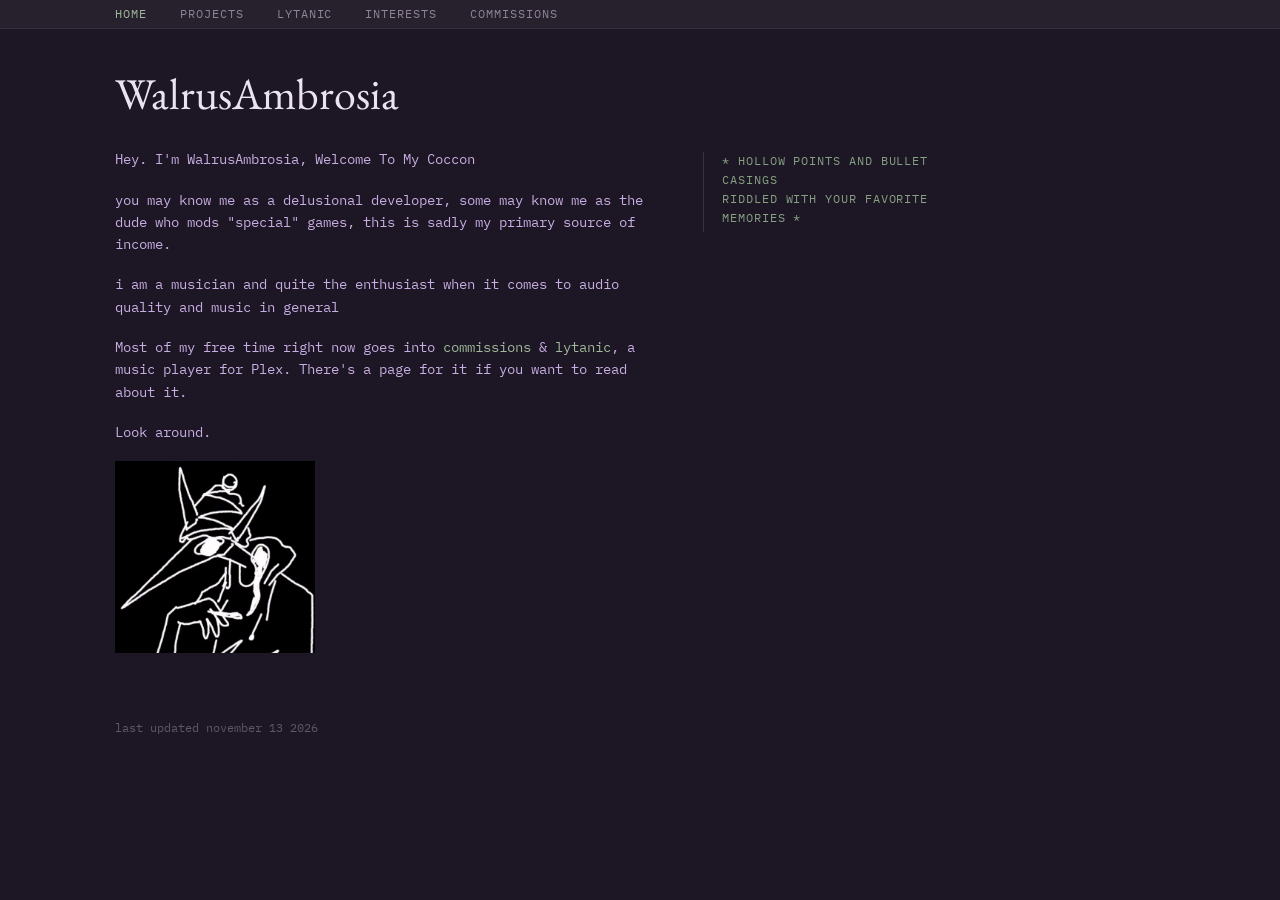
<file: index.html>
<!DOCTYPE html>
<html lang="en">
<head>
<meta charset="utf-8">
<meta name="viewport" content="width=device-width, initial-scale=1">
<title>WalrusAmbrosia</title>
<link rel="preconnect" href="https://fonts.googleapis.com">
<link rel="preconnect" href="https://fonts.gstatic.com" crossorigin>
<link href="https://fonts.googleapis.com/css2?family=EB+Garamond&family=IBM+Plex+Mono:ital,wght@0,400;0,500;1,400&display=swap" rel="stylesheet">
<link rel="icon" type="image/png" href="favicon.png">
<link rel="apple-touch-icon" href="apple-touch-icon.png">
<link rel="stylesheet" href="style.css">
</head>
<body>

<div id="bar"><div class="in">
  <a href="index.html" class="here">Home</a>
  <a href="projects.html">Projects</a>
  <a href="lytanic.html">Lytanic</a>
  <a href="interests.html">Interests</a>
  <a href="commissions.html">Commissions</a>
</div></div>

<div id="site">
  <h1>WalrusAmbrosia</h1>
  <div class="cols">
    <div class="main">
      <p>Hey. I'm WalrusAmbrosia, Welcome To My Coccon</p>
      <p>you may know me as a delusional developer, some may know me as the dude who mods "special" games, this is sadly my primary source of income.</p>
      <p>i am a musician and quite the enthusiast when it comes to audio quality and music in general </p>
      <p>Most of my free time right now goes into <a href="commissions.html">commissions</a> & <a href="lytanic.html">lytanic</a>, a music player for Plex. There's a page for it if you want to read about it.</p>
      <p>Look around.</p>

      <img src="IMG_0927.png" width="200" height="192" alt="">
    </div>
    <div class="side">
      <div class="label" style="white-space:pre-line">* Hollow points and bullet casings
Riddled with your favorite memories *</div>
    </div>
  </div>

<div id="foot">last updated november  13 2026</div>
</div>

</body>
</html>
</file>
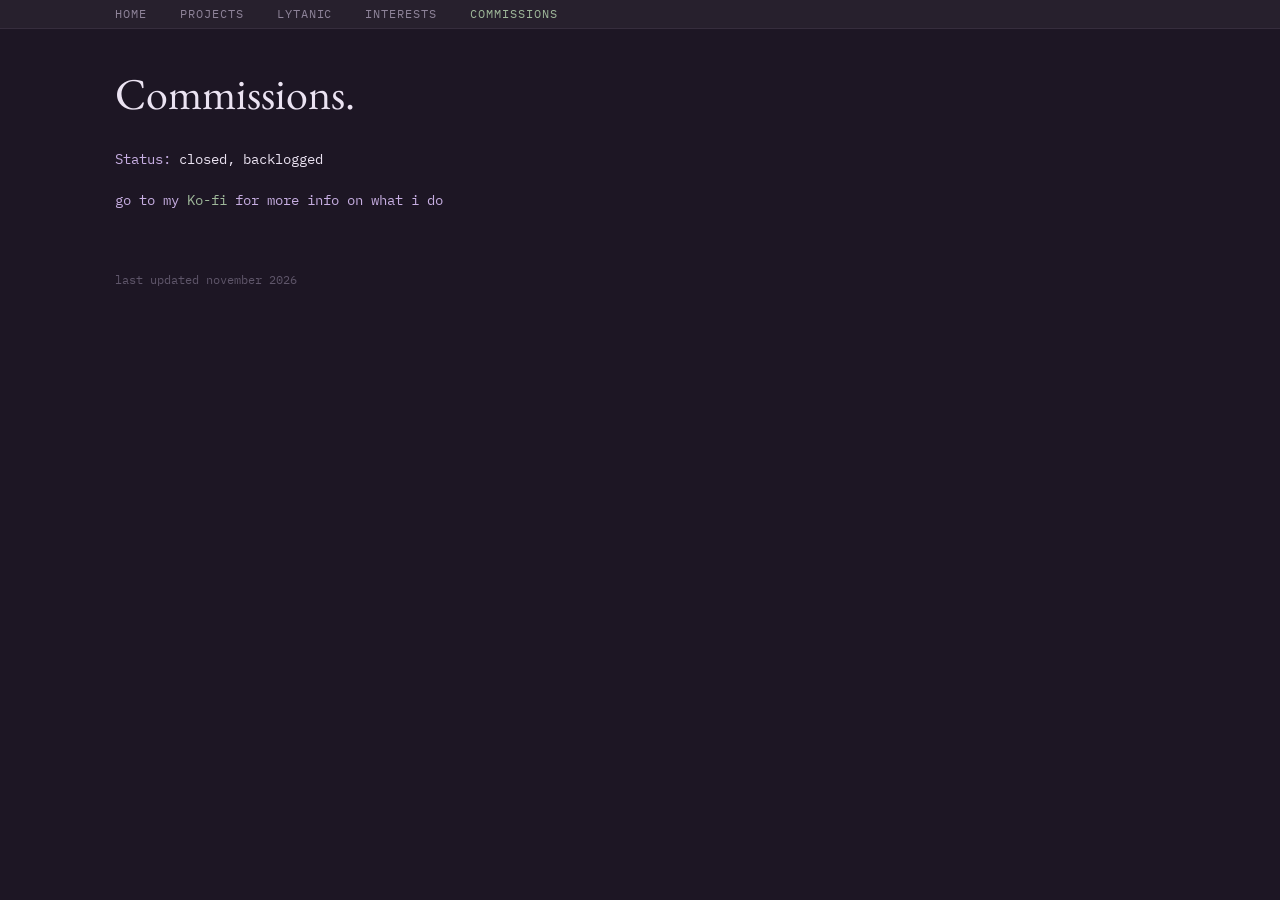
<file: commissions.html>
<!DOCTYPE html>
<html lang="en">
<head>
<meta charset="utf-8">
<meta name="viewport" content="width=device-width, initial-scale=1">
<title>Commissions - WalrusAmbrosia</title>
<link rel="preconnect" href="https://fonts.googleapis.com">
<link rel="preconnect" href="https://fonts.gstatic.com" crossorigin>
<link href="https://fonts.googleapis.com/css2?family=EB+Garamond&family=IBM+Plex+Mono:ital,wght@0,400;0,500;1,400&display=swap" rel="stylesheet">
<link rel="icon" type="image/png" href="favicon.png">
<link rel="apple-touch-icon" href="apple-touch-icon.png">
<link rel="stylesheet" href="style.css">
</head>
<body>

<div id="bar"><div class="in">
  <a href="index.html">Home</a>
  <a href="projects.html">Projects</a>
  <a href="lytanic.html">Lytanic</a>
  <a href="interests.html">Interests</a>
  <a href="commissions.html" class="here">Commissions</a>
</div></div>

<div id="site">
  <h1>Commissions.</h1>
  <p>Status: <span class="cream">closed, backlogged</span></p>
  <p> go to my <a href="https://ko-fi.com/walrusambrosia">Ko-fi</a> for more info on what i do</p>

<div id="foot">last updated november 2026</div>
</div>

</body>
</html>
</file>
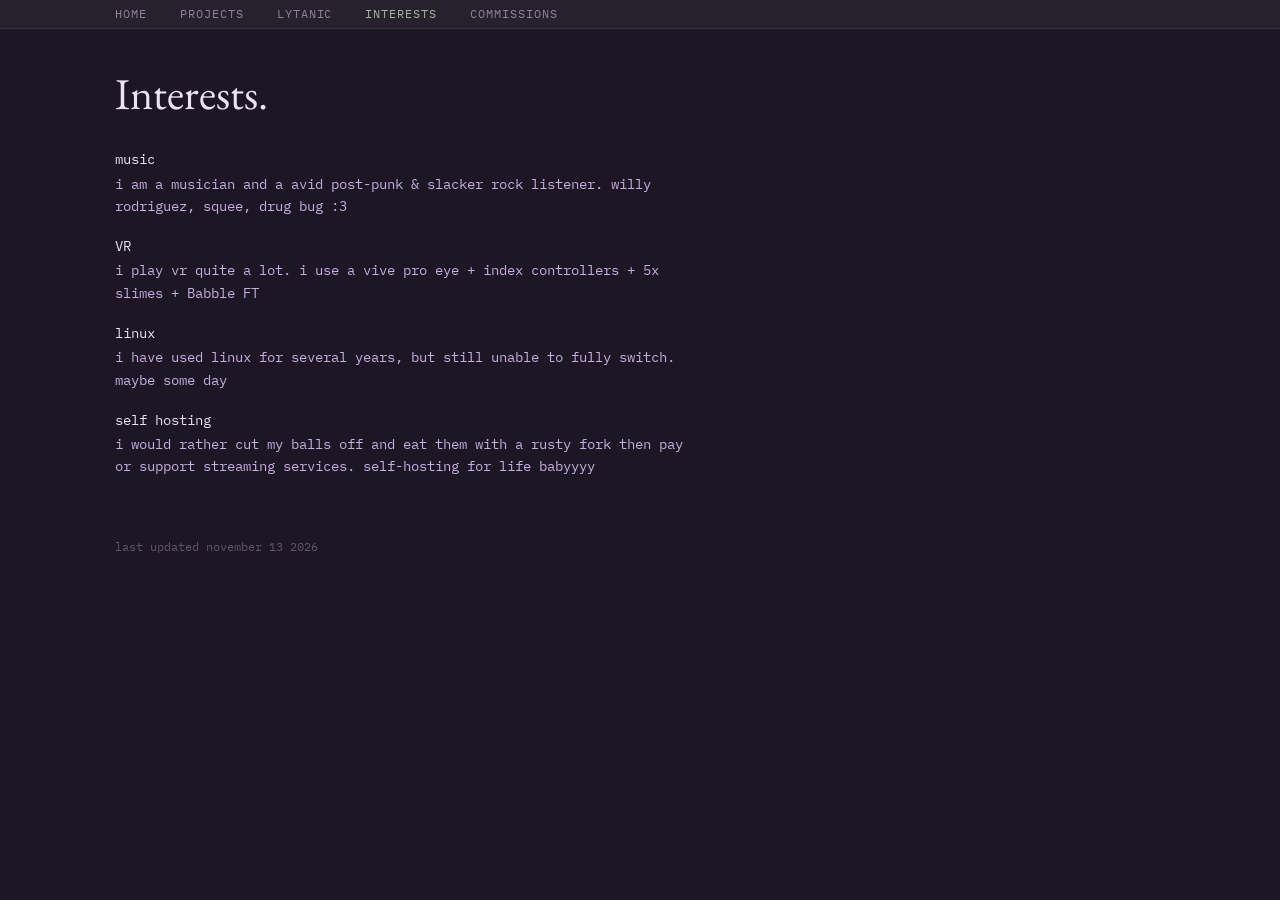
<file: interests.html>
<!DOCTYPE html>
<html lang="en">
<head>
<meta charset="utf-8">
<meta name="viewport" content="width=device-width, initial-scale=1">
<title>Interests - WalrusAmbrosia</title>
<link rel="preconnect" href="https://fonts.googleapis.com">
<link rel="preconnect" href="https://fonts.gstatic.com" crossorigin>
<link href="https://fonts.googleapis.com/css2?family=EB+Garamond&family=IBM+Plex+Mono:ital,wght@0,400;0,500;1,400&display=swap" rel="stylesheet">
<link rel="icon" type="image/png" href="favicon.png">
<link rel="apple-touch-icon" href="apple-touch-icon.png">
<link rel="stylesheet" href="style.css">
</head>
<body>

<div id="bar"><div class="in">
  <a href="index.html">Home</a>
  <a href="projects.html">Projects</a>
  <a href="lytanic.html">Lytanic</a>
  <a href="interests.html" class="here">Interests</a>
  <a href="commissions.html">Commissions</a>
</div></div>

<div id="site">
  <h1>Interests.</h1>
  <dl>
    <dt>music</dt>
    <dd>i am a musician and a avid post-punk & slacker rock listener. willy rodriguez, squee, drug bug :3</dd>
    <dt>VR</dt>
    <dd>i play vr quite a lot. i use a vive pro eye + index controllers + 5x slimes + Babble FT</dd>
    <dt>linux</dt>
    <dd>i have used linux for several years, but still unable to fully switch. maybe some day</dd>
    <dt>self hosting</dt>
    <dd>i would rather cut my balls off and eat them with a rusty fork then pay or support streaming services. self-hosting for life babyyyy</dd>
  </dl>

<div id="foot">last updated november  13 2026</div>
</div>

</body>
</html>
</file>
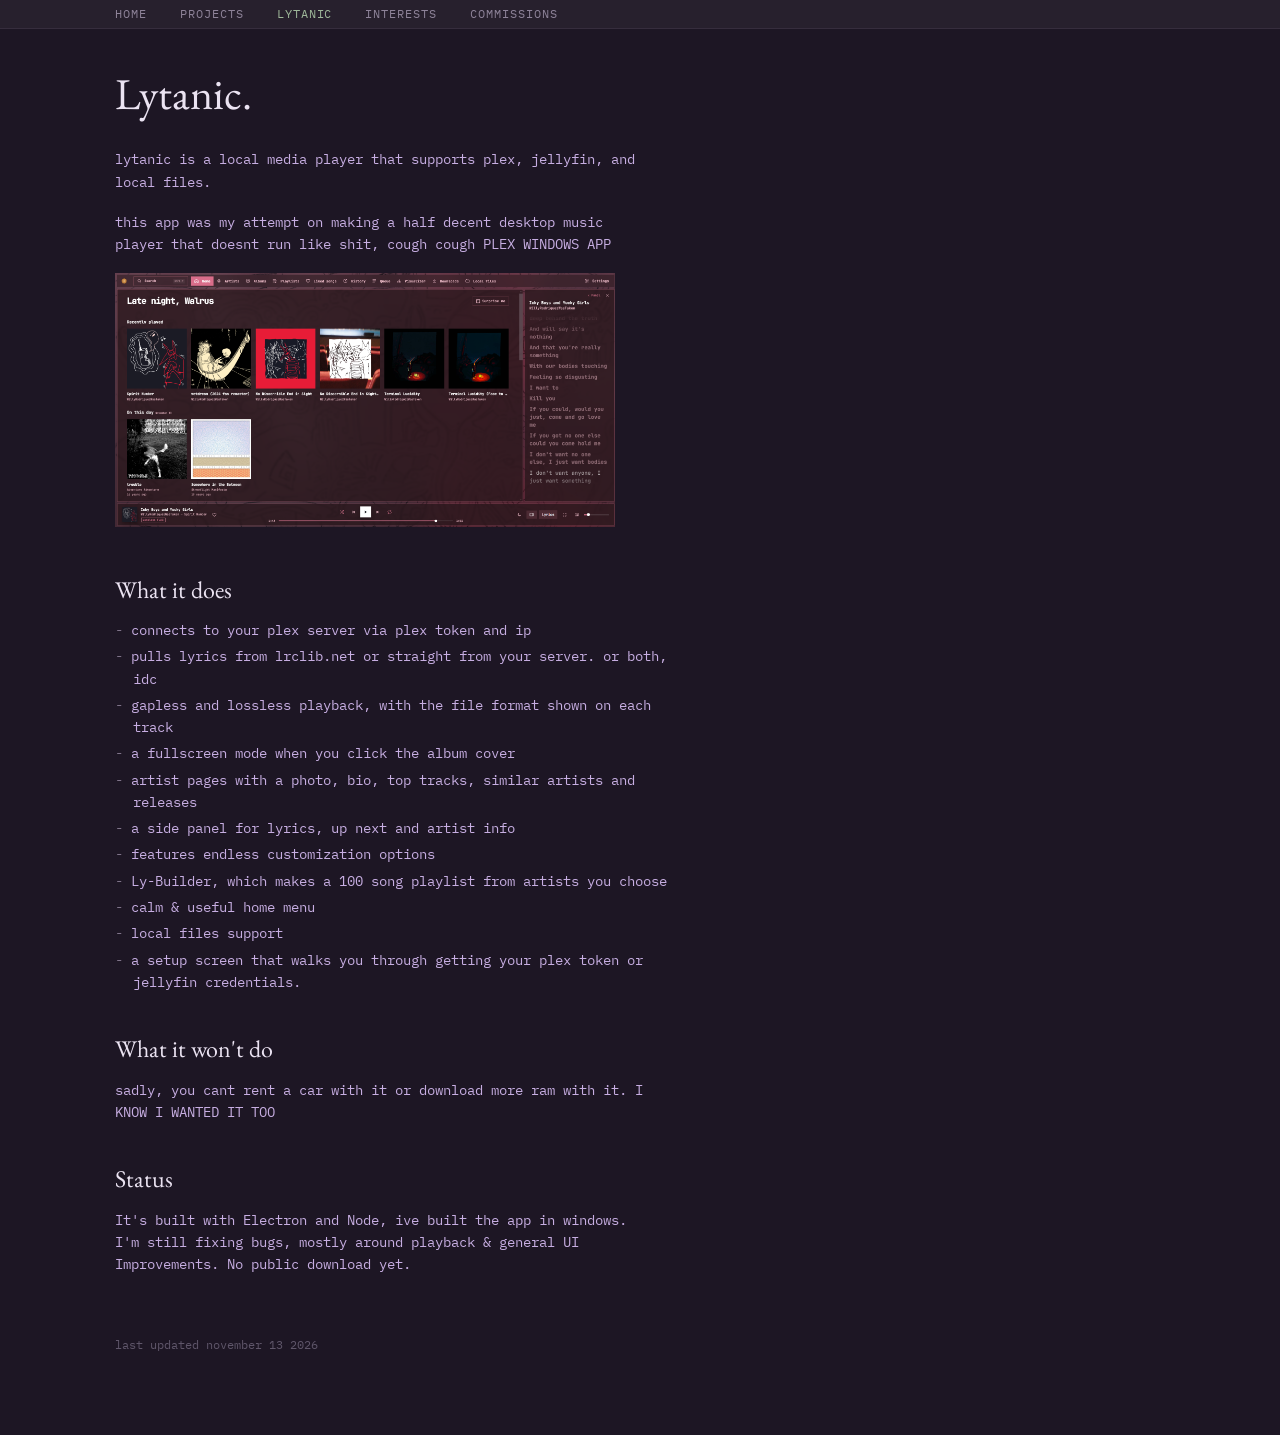
<file: lytanic.html>
<!DOCTYPE html>
<html lang="en">
<head>
<meta charset="utf-8">
<meta name="viewport" content="width=device-width, initial-scale=1">
<title>Lytanic - WalrusAmbrosia</title>
<link rel="preconnect" href="https://fonts.googleapis.com">
<link rel="preconnect" href="https://fonts.gstatic.com" crossorigin>
<link href="https://fonts.googleapis.com/css2?family=EB+Garamond&family=IBM+Plex+Mono:ital,wght@0,400;0,500;1,400&display=swap" rel="stylesheet">
<link rel="icon" type="image/png" href="favicon.png">
<link rel="apple-touch-icon" href="apple-touch-icon.png">
<link rel="stylesheet" href="style.css">
</head>
<body>

<div id="bar"><div class="in">
  <a href="index.html">Home</a>
  <a href="projects.html">Projects</a>
  <a href="lytanic.html" class="here">Lytanic</a>
  <a href="interests.html">Interests</a>
  <a href="commissions.html">Commissions</a>
</div></div>

<div id="site">
  <h1>Lytanic.</h1>
  <p>lytanic is a local media player that supports plex, jellyfin, and local files. </p>
  <p>this app was my attempt on making a half decent desktop music player that doesnt run like shit, cough cough PLEX WINDOWS APP</p>
  <img src="image.png" width="500" height="254" alt="lytanic screenshot">
  <h2>What it does</h2>
  <ul class="plain">
    <li>connects to your plex server via plex token and ip</li>
    <li>pulls lyrics from lrclib.net or straight from your server. or both, idc</li>
    <li>gapless and lossless playback, with the file format shown on each track</li>
    <li>a fullscreen mode when you click the album cover</li>
    <li>artist pages with a photo, bio, top tracks, similar artists and releases</li>
    <li>a side panel for lyrics, up next and artist info</li>
    <li>features endless customization options</li>
    <li>Ly-Builder, which makes a 100 song playlist from artists you choose</li>
    <li>calm & useful home menu</li>
    <li>local files support</li>
    <li>a setup screen that walks you through getting your plex token or jellyfin credentials.</li>
  </ul>

  <h2>What it won't do</h2>
  <p>sadly, you cant rent a car with it or download more ram with it. I KNOW I WANTED IT TOO</p>

  <h2>Status</h2>
  <p>It's built with Electron and Node, ive built the app in windows. I'm still fixing bugs, mostly around playback & general UI Improvements. No public download yet.</p>

<div id="foot">last updated november 13 2026</div>
</div>

</body>
</html>
</file>
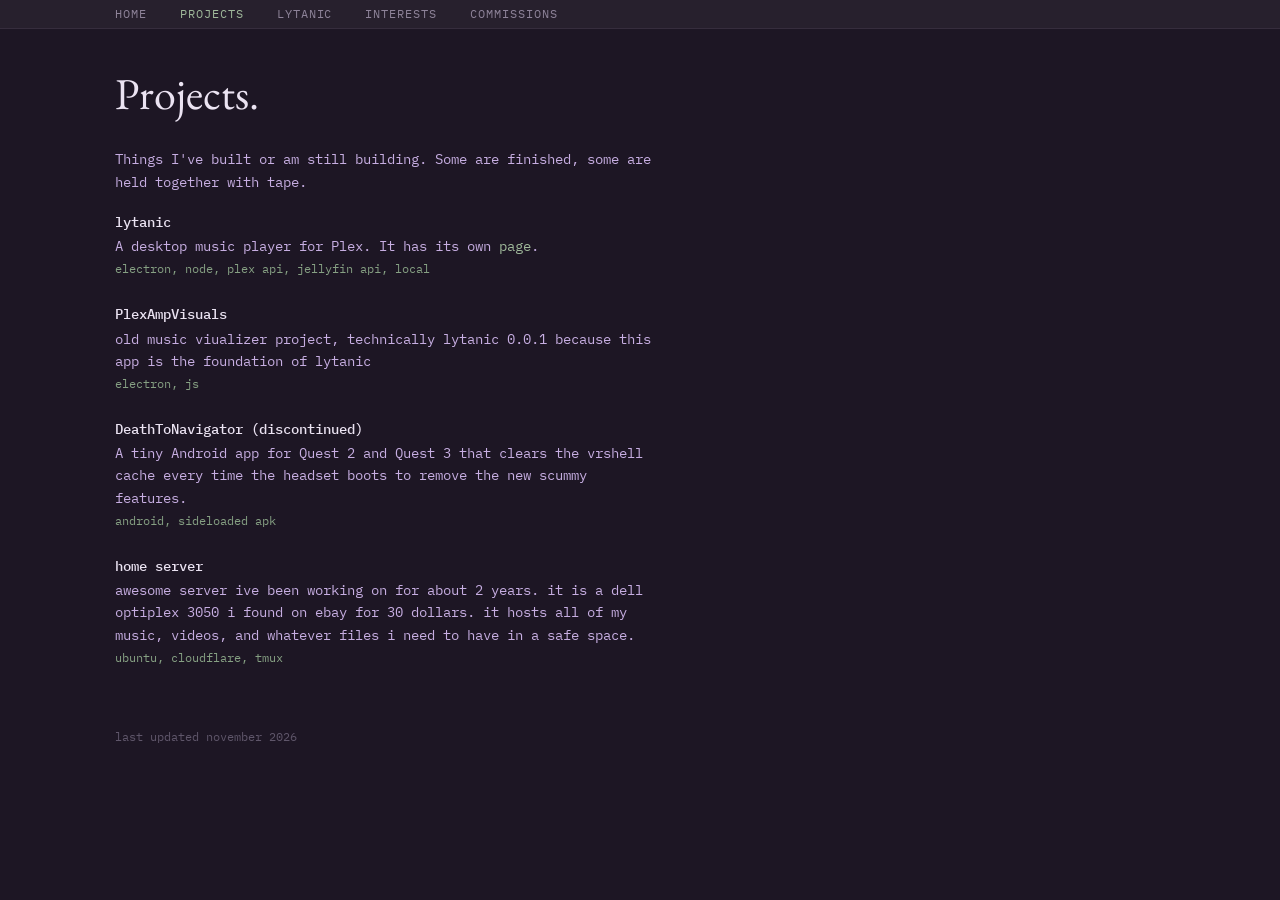
<file: projects.html>
<!DOCTYPE html>
<html lang="en">
<head>
<meta charset="utf-8">
<meta name="viewport" content="width=device-width, initial-scale=1">
<title>Projects - WalrusAmbrosia</title>
<link rel="preconnect" href="https://fonts.googleapis.com">
<link rel="preconnect" href="https://fonts.gstatic.com" crossorigin>
<link href="https://fonts.googleapis.com/css2?family=EB+Garamond&family=IBM+Plex+Mono:ital,wght@0,400;0,500;1,400&display=swap" rel="stylesheet">
<link rel="icon" type="image/png" href="favicon.png">
<link rel="apple-touch-icon" href="apple-touch-icon.png">
<link rel="stylesheet" href="style.css">
</head>
<body>

<div id="bar"><div class="in">
  <a href="index.html">Home</a>
  <a href="projects.html" class="here">Projects</a>
  <a href="lytanic.html">Lytanic</a>
  <a href="interests.html">Interests</a>
  <a href="commissions.html">Commissions</a>
</div></div>

<div id="site">
  <h1>Projects.</h1>
  <p>Things I've built or am still building. Some are finished, some are held together with tape.</p>

  <div class="proj">
    <div class="name">lytanic</div>
    <p>A desktop music player for Plex. It has its own <a href="lytanic.html">page</a>.</p>
    <div class="tech">electron, node, plex api, jellyfin api, local</div>
  </div>

  <div class="proj">
    <div class="name">PlexAmpVisuals</div>
    <p>old music viualizer project, technically lytanic 0.0.1 because this app is the foundation of lytanic</p>
    <div class="tech">electron, js</div>
  </div>




  <div class="proj">
    <div class="name">DeathToNavigator (discontinued)</div>
    <p>A tiny Android app for Quest 2 and Quest 3 that clears the vrshell cache every time the headset boots to remove the new scummy features.</p>
    <div class="tech">android, sideloaded apk</div>
  </div>

  <div class="proj">
    <div class="name">home server</div>
    <p>awesome server ive been working on for about 2 years. it is a dell optiplex 3050 i found on ebay for 30 dollars. it hosts all of my music, videos, and whatever files i need to have in a safe space.</p>
    <div class="tech">ubuntu, cloudflare, tmux</div>
  </div>


<div id="foot">last updated november 2026</div>
</div>

</body>
</html>
</file>
<file: style.css>
body {
  margin: 0;
  background: #1d1624;
  color: #c7aee2;
  font-family: "IBM Plex Mono", Menlo, Consolas, monospace;
  font-size: 13.5px;
  line-height: 1.65;
}
a { color: #9fb89a; text-decoration: none; }
a:hover { text-decoration: underline; }
img { max-width: 100%; height: auto; }

#bar {
  position: fixed;
  top: 0; left: 0; right: 0;
  height: 28px;
  background: #27202d;
  border-bottom: 1px solid #362d3d;
  font-size: 12px;
  z-index: 5;
}
#bar .in {
  padding: 0 0 0 9vw;
  line-height: 28px;
  white-space: nowrap;
  overflow-x: auto;
}
#bar a {
  color: #8e8399;
  text-transform: uppercase;
  letter-spacing: .08em;
  margin-right: 26px;
}
#bar a:hover { color: #ebe3f2; text-decoration: none; }
#bar a.here { color: #9fb89a; }

#site {
  padding: 70px 9vw 80px;
  max-width: 900px;
}
h1 {
  font-family: "EB Garamond", Georgia, serif;
  font-weight: normal;
  font-size: 44px;
  line-height: 1.1;
  color: #ebe3f2;
  margin: 0 0 30px;
}
h2 {
  font-family: "EB Garamond", Georgia, serif;
  font-weight: normal;
  font-size: 24px;
  color: #ebe3f2;
  margin: 36px 0 10px;
}
p { margin: 0 0 18px; max-width: 540px; }


.cols { display: flex; gap: 48px; align-items: flex-start; }
.cols .main { flex: 1; max-width: 540px; }
.side {
  width: 220px;
  flex-shrink: 0;
  font-size: 12.5px;
  border-left: 1px solid #3a3042;
  padding-left: 18px;
  margin-top: 4px;
}
.label {
  color: #86a083;
  font-size: 11.5px;
  text-transform: uppercase;
  letter-spacing: .08em;
  margin: 0 0 4px;
}
.side div + .label { margin-top: 16px; }
.cream { color: #ebe3f2; }
.dim { color: #7f7389; }

.proj { margin: 0 0 24px; max-width: 560px; }
.proj .name { color: #ebe3f2; font-weight: 500; }
.proj .tech { color: #86a083; font-size: 12px; }
.proj p { margin: 2px 0 2px; }

ul.plain { list-style: none; padding: 0; margin: 0 0 18px; max-width: 560px; }
ul.plain li { padding-left: 18px; text-indent: -18px; margin-bottom: 4px; }
ul.plain li:before { content: "- "; color: #7f7389; }

dl { margin: 0; max-width: 580px; }
dt { color: #ebe3f2; margin-top: 18px; }
dd { margin: 2px 0 0 0; }


#foot { margin-top: 60px; font-size: 11.5px; color: #5f566a; }

@media (max-width: 700px) {
  #bar .in { padding-left: 20px; }
  #bar a { margin-right: 18px; }
  #site { padding: 56px 20px 60px; }
  h1 { font-size: 36px; }
  .cols { display: block; }
  .side { width: auto; border-left: 0; border-top: 1px solid #3a3042; padding: 16px 0 0; margin-top: 10px; }
}
</file>
